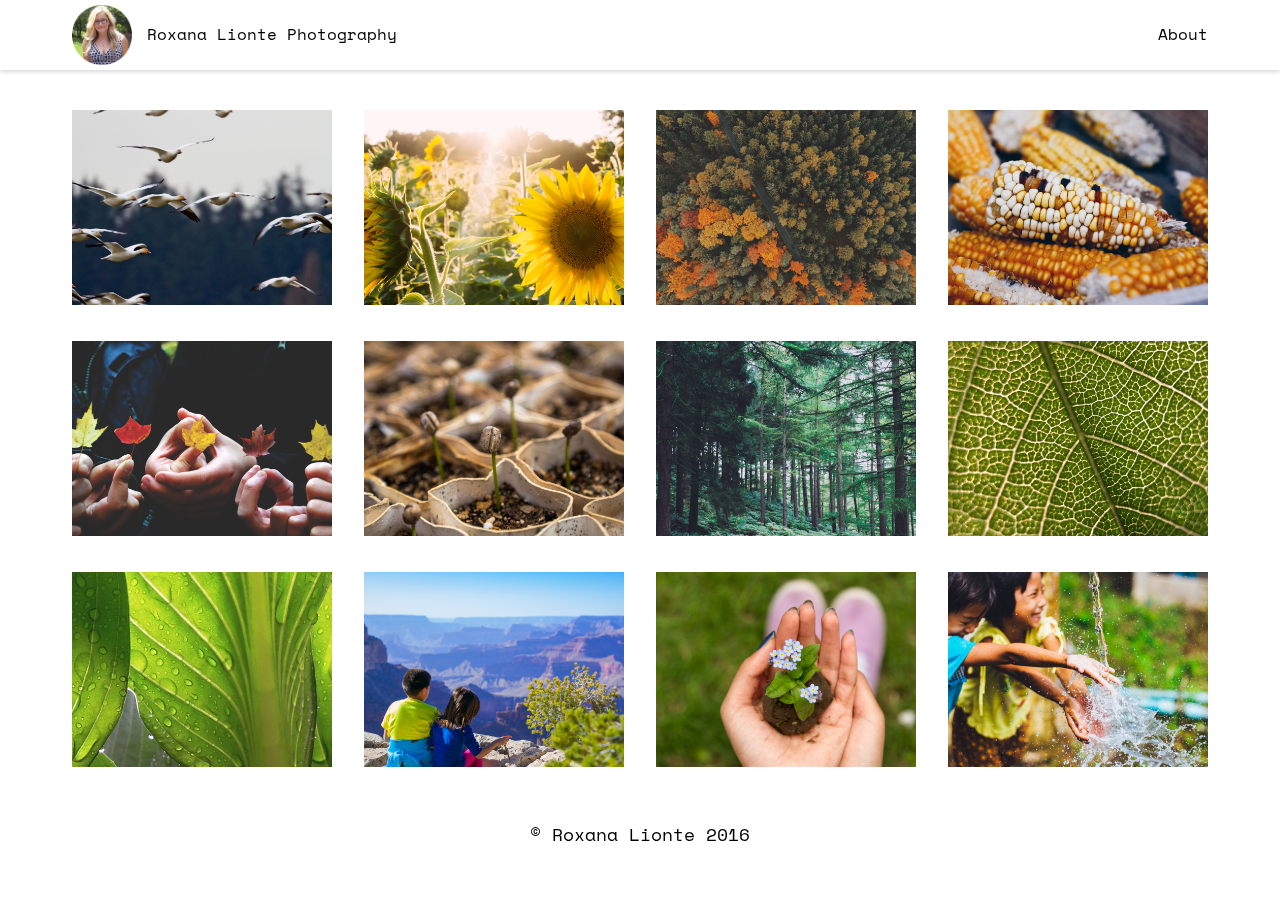
<file: four.html>
<!DOCTYPE html>
<html lang="en">
<head>
<meta charset="utf-8">
	<title>Album 1</title>
	<link rel="stylesheet" type="text/css" href="css/photo.css">
	<link rel="stylesheet" type="text/css" href="css/flexboxgrid.css">
	<link href='https://fonts.googleapis.com/css?family=Work+Sans:400,500,700|Space+Mono:400,700' rel='stylesheet' type='text/css'>
	<link href="http://code.ionicframework.com/ionicons/2.0.1/css/ionicons.min.css" rel="stylesheet" type="text/css">
	<link rel="stylesheet" href="https://cdnjs.cloudflare.com/ajax/libs/animate.css/3.2.0/animate.min.css">
	<link rel="stylesheet" href="css/swipebox.css">
</head>

<body>
<header>
	<!--Begin First Column-->
	<div class="container">

		<div class="row">
			<div class="col-xs-6">
				<div class="logo">
					<img src="img/aboutpic.png"><h1><a href="index.html">Roxana Lionte Photography</a></h1>
				</div>
			</div>
			<div class="col-xs-6">
				<div class="about">
					<a id="aboutmodal" href="#animatedModal">About</a>
				</div>

			</div>
		</div>

  	</div>
<!--// End First Column-->
</header>

<!--Begin Album Row-->
<div class="container">
	<div class="row top mrg--bottom">

	    <div class="col-xs">
	        <div class="box">
				<a href="album/image/album4/photo1.png" class="swipebox" title="Fog">
					<img src="album/image/album4/photo1.png" alt="image">
				</a>
	        </div>
	    </div>

	    <div class="col-xs">
	        <div class="box">
				<a href="album/image/album4/photo2.png" class="swipebox" title="Fog">
					<img src="album/image/album4/photo2.png" alt="image">
				</a>
	        </div>
	    </div>

	    <div class="col-xs">
	        <div class="box">
				<a href="album/image/album4/photo3.png" class="swipebox" title="Fog">
					<img src="album/image/album4/photo3.png" alt="image">
				</a>
	        </div>
	    </div>

	    <div class="col-xs">
	        <div class="box">
				<a href="album/image/album4/photo4.png" class="swipebox" title="Fog">
					<img src="album/image/album4/photo4.png" alt="image">
				</a>
	        </div>
	    </div>	    

	</div>
</div>
<!--// End Album Row-->

<!--Begin Album Row 2-->
<div class="container">
	<div class="row mrg--bottom">

	    <div class="col-xs">
	        <div class="box">
				<a href="album/image/album4/photo5.png" class="swipebox" title="Fog">
					<img src="album/image/album4/photo5.png" alt="image">
				</a>
	        </div>
	    </div>

	    <div class="col-xs">
	        <div class="box">
				<a href="album/image/album4/photo6.png" class="swipebox" title="Fog">
					<img src="album/image/album4/photo6.png" alt="image">
				</a>
	        </div>
	    </div>

	    <div class="col-xs">
	        <div class="box">
				<a href="album/image/album4/photo7.png" class="swipebox" title="Fog">
					<img src="album/image/album4/photo7.png" alt="image">
				</a>
	        </div>
	    </div>

	    <div class="col-xs">
	        <div class="box">
				<a href="album/image/album4/photo8.png" class="swipebox" title="Fog">
					<img src="album/image/album4/photo8.png" alt="image">
				</a>
	        </div>
	    </div>	    

	</div>
</div>
<!--// End Album Row 2-->

<!--Begin Album Row 3-->
<div class="container">
	<div class="row mrg--bottom">

	    <div class="col-xs">
	        <div class="box">
				<a href="album/image/album4/photo9.png" class="swipebox" title="Fog">
					<img src="album/image/album4/photo9.png" alt="image">
				</a>
	        </div>
	    </div>

	    <div class="col-xs">
	        <div class="box">
				<a href="album/image/album4/photo10.png" class="swipebox" title="Fog">
					<img src="album/image/album4/photo10.png" alt="image">
				</a>
	        </div>
	    </div>

	    <div class="col-xs">
	        <div class="box">
				<a href="album/image/album4/photo11.png" class="swipebox" title="Fog">
					<img src="album/image/album4/photo11.png" alt="image">
				</a>
	        </div>
	    </div>

	    <div class="col-xs">
	        <div class="box">
				<a href="album/image/album4/photo12.png" class="swipebox" title="Fog">
					<img src="album/image/album4/photo12.png" alt="image">
				</a>
	        </div>
	    </div>	    

	</div>
</div>
<!--// End Album Row 3-->

<!--Footer-->
	<div class="container">
		<div class="row">
			<div class="col-xs-12">
				<p class="footer">
					&copy; Roxana Lionte 2016
				</p>
			</div>
		</div>
	</div>
<!--// End Footer-->

<!--Animated Modal Content-->
    <div id="animatedModal">
        <div class="close-animatedModal"> 
        	<div class="col-xs-12">
        	<div class="container">
	        	<div class="about">
	       			 <a class="close">
	           			<i class="icon ion-ios-close-empty"></i> Close
	        		 </a>
	        		</div>
	        	</div>
	        </div>
        </div>
        <div class="modal-content">
                
                			<div class="text">
                				<img src="img/aboutpic.png" id="intropic">
	                			<h1 id="introduction">My name is Roxy.</h1>
	                			<p>I've been practicing photography since 2008.</p>
                			</div> 
        </div>
    </div>
<!--//End Animated Modal Content-->

<script src="https://ajax.googleapis.com/ajax/libs/jquery/1.11.1/jquery.min.js"></script>
<script src="js/animatedModal.js"></script>
<script>
  $("#aboutmodal").animatedModal();
</script>

<script src="js/jquery-2.1.0.min.js"></script>
<script src="js/jquery.swipebox.js"></script>
<script type="text/javascript">
	$( document ).ready(function() {

			/* Basic Gallery */
			$( '.swipebox' ).swipebox();
			
			/* Video */
			$( '.swipebox-video' ).swipebox();

			/* Dynamic Gallery */
			$( '#gallery' ).click( function( e ) {
				e.preventDefault();
				$.swipebox( [
					{ href : 'http://swipebox.csag.co/mages/image-1.jpg', title : 'My Caption' },
					{ href : 'http://swipebox.csag.co/images/image-2.jpg', title : 'My Second Caption' }
				] );
			} );

      });
</script>

</body>
</html>
</file>
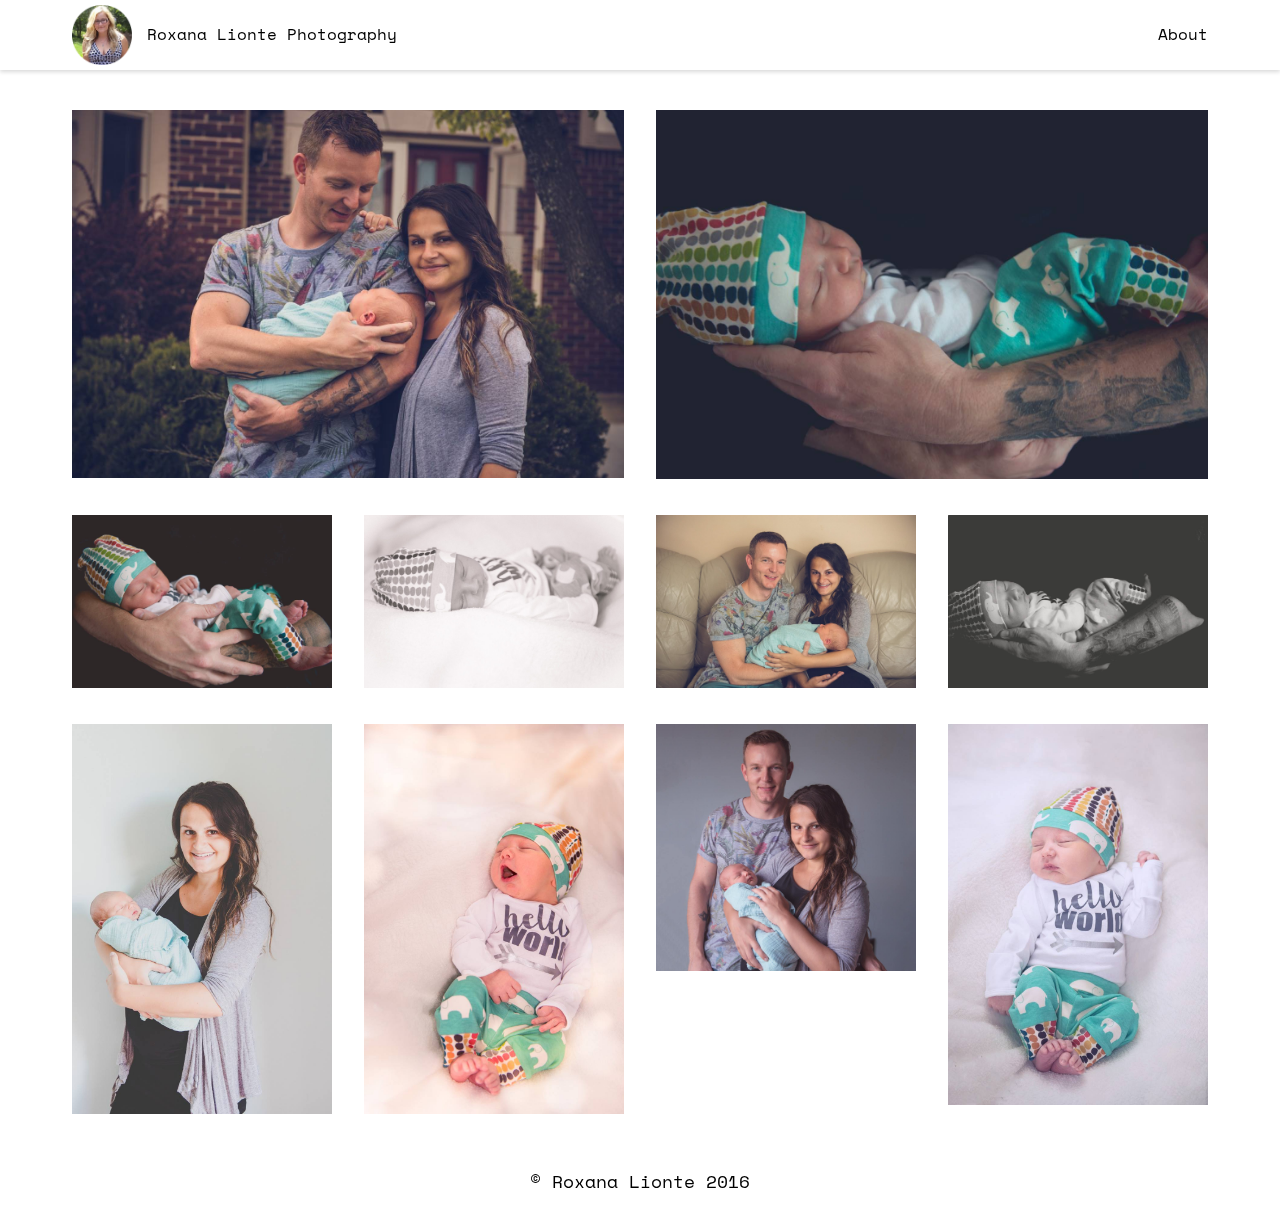
<file: one.html>
<!DOCTYPE html>
<html lang="en">
<head>
<meta charset="utf-8">
	<title>Baby Shoot</title>
	<link rel="stylesheet" type="text/css" href="css/photo.css">
	<link rel="stylesheet" type="text/css" href="css/flexboxgrid.css">
	<link href='https://fonts.googleapis.com/css?family=Work+Sans:400,500,700|Space+Mono:400,700' rel='stylesheet' type='text/css'>
	<link href="http://code.ionicframework.com/ionicons/2.0.1/css/ionicons.min.css" rel="stylesheet" type="text/css">
	<link rel="stylesheet" href="https://cdnjs.cloudflare.com/ajax/libs/animate.css/3.2.0/animate.min.css">
	<link rel="stylesheet" href="css/swipebox.css">
</head>

<body>
<header>
	<!--Begin First Column-->
	<div class="container">

		<div class="row">
			<div class="col-xs-6">
				<div class="logo">
					<img src="img/aboutpic.png"><h1><a href="index.html">Roxana Lionte Photography</a></h1>
				</div>
			</div>
			<div class="col-xs-6">
				<div class="about">
					<a id="aboutmodal" href="#animatedModal">About</a>
				</div>

			</div>
		</div>

  	</div>
<!--// End First Column-->
</header>

<!--Begin Album Row-->
<div class="container">
	<div class="row top mrg--bottom">

	    <div class="col-xs">
	        <div class="box">
				<a href="album/image/album1/babyshoot.jpg" class="swipebox" title="Fog">
					<img src="album/image/album1/babyshoot.jpg" alt="image">
				</a>
	        </div>
	    </div>

	    <div class="col-xs">
	        <div class="box">
				<a href="album/image/album1/babyshoot1.jpg" class="swipebox" title="Fog">
					<img src="album/image/album1/babyshoot1.jpg" alt="image">
				</a>
	        </div>
	    </div>

	</div>
</div>
<!--// End Album Row-->

<!--Begin Album Row 2-->
<div class="container">
	<div class="row mrg--bottom">

	    <div class="col-xs">
	        <div class="box">
				<a href="album/image/album1/babyshoot2.jpg" class="swipebox" title="Fog">
					<img src="album/image/album1/babyshoot2.jpg" alt="image">
				</a>
	        </div>
	    </div>

	    <div class="col-xs">
	        <div class="box">
				<a href="album/image/album1/babyshoot3.jpg" class="swipebox" title="Fog">
					<img src="album/image/album1/babyshoot3.jpg" alt="image">
				</a>
	        </div>
	    </div>	    

	    <div class="col-xs">
	        <div class="box">
				<a href="album/image/album1/babyshoot8.jpg" class="swipebox" title="Fog">
					<img src="album/image/album1/babyshoot8.jpg" alt="image">
				</a>
	        </div>
	    </div>

	    <div class="col-xs">
	        <div class="box">
				<a href="album/image/album1/babyshoot5.jpg" class="swipebox" title="Fog">
					<img src="album/image/album1/babyshoot5.jpg" alt="image">
				</a>
	        </div>
	    </div>	    

	</div>
</div>
<!--// End Album Row 2-->

<!--Begin Album Row 3-->
<div class="container">
	<div class="row mrg--bottom">

	    <div class="col-xs">
	        <div class="box">
				<a href="album/image/album1/babyshoot6.jpg" class="swipebox" title="Fog">
					<img src="album/image/album1/babyshoot6.jpg" alt="image">
				</a>
	        </div>
	    </div>

	    <div class="col-xs">
	        <div class="box">
				<a href="album/image/album1/babyshoot7.jpg" class="swipebox" title="Fog">
					<img src="album/image/album1/babyshoot7.jpg" alt="image">
				</a>
	        </div>
	    </div>
	    
	    <div class="col-xs">
	        <div class="box">
				<a href="album/image/album1/babyshoot4.jpg" class="swipebox" title="Fog">
					<img src="album/image/album1/babyshoot4.jpg" alt="image">
				</a>
	        </div>
	    </div>

	    <div class="col-xs">
	        <div class="box">
				<a href="album/image/album1/babyshoot9.jpg" class="swipebox" title="Fog">
					<img src="album/image/album1/babyshoot9.jpg" alt="image">
				</a>
	        </div>
	    </div>


	</div>
</div>
<!--// End Album Row 3-->

<!--Footer-->
	<div class="container">
		<div class="row">
			<div class="col-xs-12">
				<p class="footer">
					&copy; Roxana Lionte 2016
				</p>
			</div>
		</div>
	</div>
<!--// End Footer-->

<!--Animated Modal Content-->
    <div id="animatedModal">
        <div class="close-animatedModal"> 
        	<div class="col-xs-12">
        	<div class="container">
	        	<div class="about">
	       			 <a class="close">
	           			<i class="icon ion-ios-close-empty"></i> Close
	        		 </a>
	        		</div>
	        	</div>
	        </div>
        </div>
        <div class="modal-content">
                
                			<div class="text">
                				<img src="img/aboutpic.png" id="intropic">
	                			<h1 id="introduction">My name is Roxy.</h1>
	                			<p>I've been practicing photography since 2008.</p>
                			</div> 
        </div>
    </div>
<!--//End Animated Modal Content-->

<script src="https://ajax.googleapis.com/ajax/libs/jquery/1.11.1/jquery.min.js"></script>
<script src="js/animatedModal.js"></script>
<script>
  $("#aboutmodal").animatedModal();
</script>

<script src="js/jquery-2.1.0.min.js"></script>
<script src="js/jquery.swipebox.js"></script>
<script type="text/javascript">
	$( document ).ready(function() {

			/* Basic Gallery */
			$( '.swipebox' ).swipebox();
			
			/* Video */
			$( '.swipebox-video' ).swipebox();

			/* Dynamic Gallery */
			$( '#gallery' ).click( function( e ) {
				e.preventDefault();
				$.swipebox( [
					{ href : 'http://swipebox.csag.co/mages/image-1.jpg', title : 'My Caption' },
					{ href : 'http://swipebox.csag.co/images/image-2.jpg', title : 'My Second Caption' }
				] );
			} );

      });
</script>

</body>
</html>
</file>
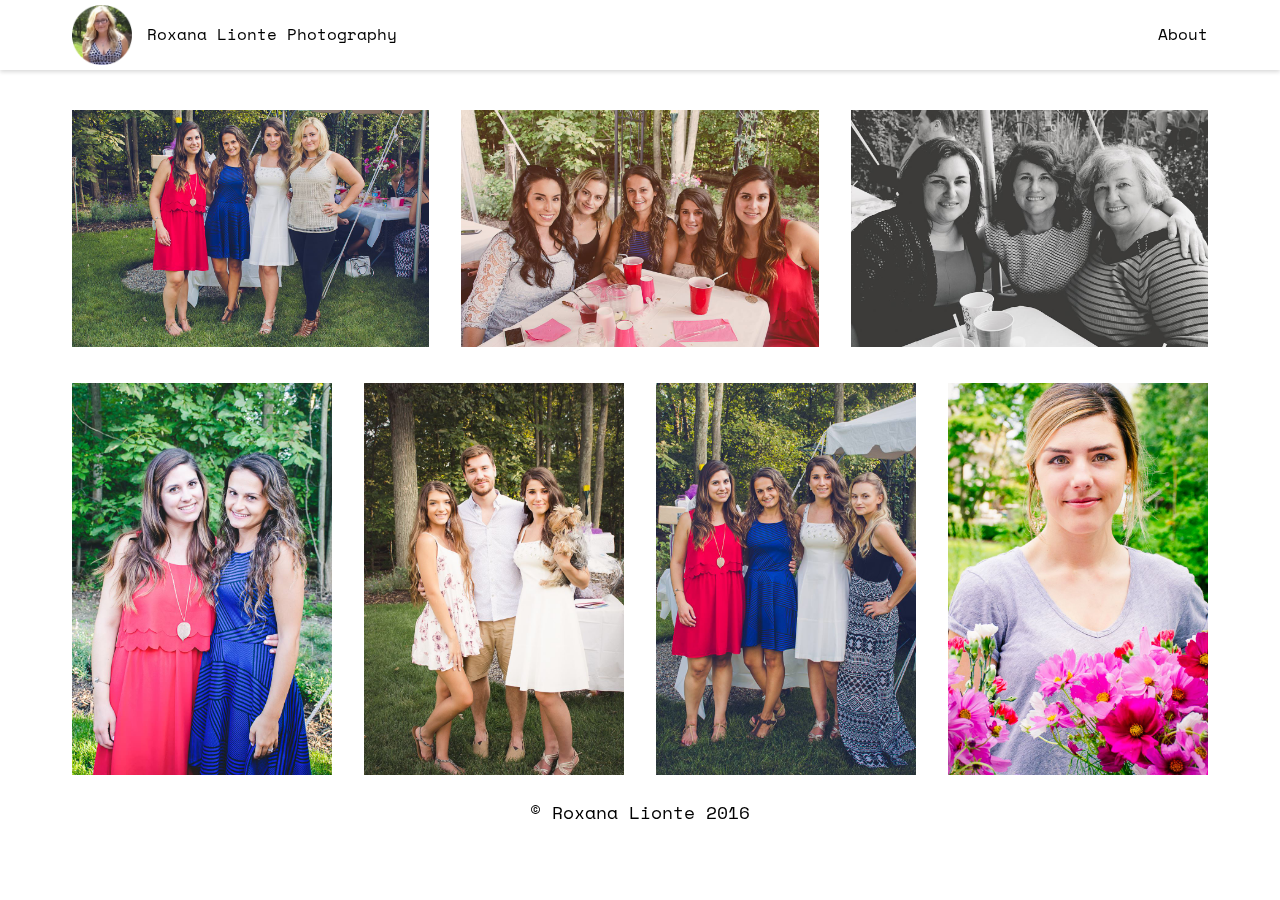
<file: three.html>
<!DOCTYPE html>
<html lang="en">
<head>
<meta charset="utf-8">
	<title>Baby Shoot</title>
	<link rel="stylesheet" type="text/css" href="css/photo.css">
	<link rel="stylesheet" type="text/css" href="css/flexboxgrid.css">
	<link href='https://fonts.googleapis.com/css?family=Work+Sans:400,500,700|Space+Mono:400,700' rel='stylesheet' type='text/css'>
	<link href="http://code.ionicframework.com/ionicons/2.0.1/css/ionicons.min.css" rel="stylesheet" type="text/css">
	<link rel="stylesheet" href="https://cdnjs.cloudflare.com/ajax/libs/animate.css/3.2.0/animate.min.css">
	<link rel="stylesheet" href="css/swipebox.css">
</head>

<body>
<header>
	<!--Begin First Column-->
	<div class="container">

		<div class="row">
			<div class="col-xs-6">
				<div class="logo">
					<img src="img/aboutpic.png"><h1><a href="index.html">Roxana Lionte Photography</a></h1>
				</div>
			</div>
			<div class="col-xs-6">
				<div class="about">
					<a id="aboutmodal" href="#animatedModal">About</a>
				</div>

			</div>
		</div>

  	</div>
<!--// End First Column-->
</header>

<!--Begin Album Row-->
<div class="container">
	<div class="row top mrg--bottom">

	    <div class="col-xs">
	        <div class="box">
				<a href="album/image/album3/bridalshoot.jpg" class="swipebox" title="Fog">
					<img src="album/image/album3/bridalshoot.jpg" alt="image">
				</a>
	        </div>
	    </div>

	    <div class="col-xs">
	        <div class="box">
				<a href="album/image/album3/bridalshoot1.jpg" class="swipebox" title="Fog">
					<img src="album/image/album3/bridalshoot1.jpg" alt="image">
				</a>
	        </div>
	    </div>

		<div class="col-xs">
	        <div class="box">
				<a href="album/image/album3/bridalshoot2.jpg" class="swipebox" title="Fog">
					<img src="album/image/album3/bridalshoot2.jpg" alt="image">
				</a>
	        </div>
	    </div>

	</div>
</div>
<!--// End Album Row-->

<!--Begin Album Row 2-->
<div class="container">
	<div class="row">

	 <div class="col-xs">
	        <div class="box">
				<a href="album/image/album3/bridalshoot3.jpg" class="swipebox" title="Fog">
					<img src="album/image/album3/bridalshoot3.jpg" alt="image">
				</a>
	        </div>
	    </div>

	    <div class="col-xs">
	        <div class="box">
				<a href="album/image/album3/bridalshoot4.jpg" class="swipebox" title="Fog">
					<img src="album/image/album3/bridalshoot4.jpg" alt="image">
				</a>
	        </div>
	    </div>	    

	    <div class="col-xs">
	        <div class="box">
				<a href="album/image/album3/bridalshoot5.jpg" class="swipebox" title="Fog">
					<img src="album/image/album3/bridalshoot5.jpg" alt="image">
				</a>
	        </div>
	    </div>

	    <div class="col-xs">
	        <div class="box">
				<a href="album/image/album3/bridalshoot6.jpg" class="swipebox" title="Fog">
					<img src="album/image/album3/bridalshoot6.jpg" alt="image">
				</a>
	        </div>
	    </div>	    

	</div>
</div>
<!--// End Album Row 2-->


<!--Footer-->
	<div class="container">
		<div class="row">
			<div class="col-xs-12">
				<p class="footer">
					&copy; Roxana Lionte 2016
				</p>
			</div>
		</div>
	</div>
<!--// End Footer-->

<!--Animated Modal Content-->
    <div id="animatedModal">
        <div class="close-animatedModal"> 
        	<div class="col-xs-12">
        	<div class="container">
	        	<div class="about">
	       			 <a class="close">
	           			<i class="icon ion-ios-close-empty"></i> Close
	        		 </a>
	        		</div>
	        	</div>
	        </div>
        </div>
        <div class="modal-content">
                
                			<div class="text">
                				<img src="img/aboutpic.png" id="intropic">
	                			<h1 id="introduction">My name is Roxy.</h1>
	                			<p>I've been practicing photography since 2008.</p>
                			</div> 
        </div>
    </div>
<!--//End Animated Modal Content-->

<script src="https://ajax.googleapis.com/ajax/libs/jquery/1.11.1/jquery.min.js"></script>
<script src="js/animatedModal.js"></script>
<script>
  $("#aboutmodal").animatedModal();
</script>

<script src="js/jquery-2.1.0.min.js"></script>
<script src="js/jquery.swipebox.js"></script>
<script type="text/javascript">
	$( document ).ready(function() {

			/* Basic Gallery */
			$( '.swipebox' ).swipebox();
			
			/* Video */
			$( '.swipebox-video' ).swipebox();

			/* Dynamic Gallery */
			$( '#gallery' ).click( function( e ) {
				e.preventDefault();
				$.swipebox( [
					{ href : 'http://swipebox.csag.co/mages/image-1.jpg', title : 'My Caption' },
					{ href : 'http://swipebox.csag.co/images/image-2.jpg', title : 'My Second Caption' }
				] );
			} );

      });
</script>

</body>
</html>
</file>
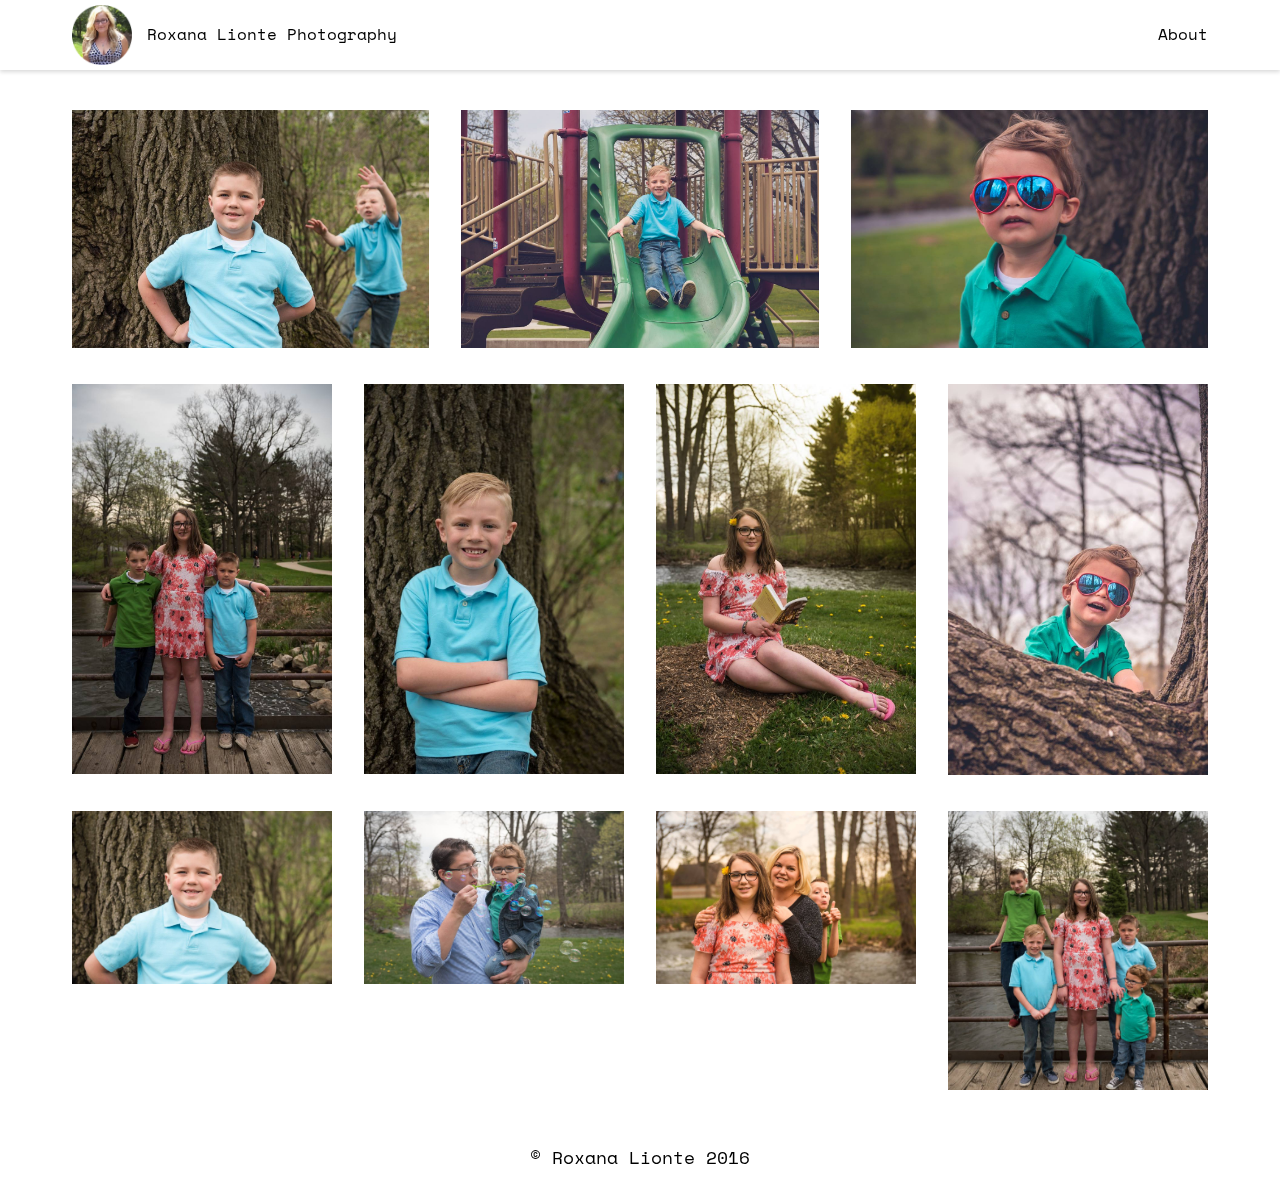
<file: two.html>
<!DOCTYPE html>
<html lang="en">
<head>
<meta charset="utf-8">
	<title>Baby Shoot</title>
	<link rel="stylesheet" type="text/css" href="css/photo.css">
	<link rel="stylesheet" type="text/css" href="css/flexboxgrid.css">
	<link href='https://fonts.googleapis.com/css?family=Work+Sans:400,500,700|Space+Mono:400,700' rel='stylesheet' type='text/css'>
	<link href="http://code.ionicframework.com/ionicons/2.0.1/css/ionicons.min.css" rel="stylesheet" type="text/css">
	<link rel="stylesheet" href="https://cdnjs.cloudflare.com/ajax/libs/animate.css/3.2.0/animate.min.css">
	<link rel="stylesheet" href="css/swipebox.css">
</head>

<body>
<header>
	<!--Begin First Column-->
	<div class="container">

		<div class="row">
			<div class="col-xs-6">
				<div class="logo">
					<img src="img/aboutpic.png"><h1><a href="index.html">Roxana Lionte Photography</a></h1>
				</div>
			</div>
			<div class="col-xs-6">
				<div class="about">
					<a id="aboutmodal" href="#animatedModal">About</a>
				</div>

			</div>
		</div>

  	</div>
<!--// End First Column-->
</header>

<!--Begin Album Row-->
<div class="container">
	<div class="row top mrg--bottom">

	    <div class="col-xs">
	        <div class="box">
				<a href="album/image/album2/familyshoot1.jpg" class="swipebox" title="Fog">
					<img src="album/image/album2/familyshoot1.jpg" alt="image">
				</a>
	        </div>
	    </div>

	    <div class="col-xs">
	        <div class="box">
				<a href="album/image/album2/familyshoot10.jpg" class="swipebox" title="Fog">
					<img src="album/image/album2/familyshoot10.jpg" alt="image">
				</a>
	        </div>
	    </div>

	    <div class="col-xs">
	        <div class="box">
				<a href="album/image/album2/familyshoot2.jpg" class="swipebox" title="Fog">
					<img src="album/image/album2/familyshoot2.jpg" alt="image">
				</a>
	        </div>
	    </div>

	</div>
</div>
<!--// End Album Row-->

<!--Begin Album Row 2-->
<div class="container">
	<div class="row mrg--bottom">

	 <div class="col-xs">
	        <div class="box">
				<a href="album/image/album2/familyshoot3.jpg" class="swipebox" title="Fog">
					<img src="album/image/album2/familyshoot3.jpg" alt="image">
				</a>
	        </div>
	    </div>	    

	    <div class="col-xs">
	        <div class="box">
				<a href="album/image/album2/familyshoot4.jpg" class="swipebox" title="Fog">
					<img src="album/image/album2/familyshoot4.jpg" alt="image">
				</a>
	        </div>
	    </div>

	     <div class="col-xs">
	        <div class="box">
				<a href="album/image/album2/familyshoot.jpg" class="swipebox" title="Fog">
					<img src="album/image/album2/familyshoot.jpg" alt="image">
				</a>
	        </div>
	    </div>
	    
	    <div class="col-xs">
	        <div class="box">
				<a href="album/image/album2/familyshoot8.jpg" class="swipebox" title="Fog">
					<img src="album/image/album2/familyshoot8.jpg" alt="image">
				</a>
	        </div>
	    </div>

	 

	</div>
</div>
<!--// End Album Row 2-->

<!-- Begin Album Row 3 -->

<div class="container">
	<div class="row mrg--bottom">


	<div class="col-xs">
	        <div class="box">
				<a href="album/image/album2/familyshoot7.jpg" class="swipebox" title="Fog">
					<img src="album/image/album2/familyshoot7.jpg" alt="image">
				</a>
	        </div>
	    </div>

 	 <div class="col-xs">
	        <div class="box">
				<a href="album/image/album2/familyshoot5.jpg" class="swipebox" title="Fog">
					<img src="album/image/album2/familyshoot5.jpg" alt="image">
				</a>
	        </div>
	    </div>

	    <div class="col-xs">
	        <div class="box">
				<a href="album/image/album2/familyshoot6.jpg" class="swipebox" title="Fog">
					<img src="album/image/album2/familyshoot6.jpg" alt="image">
				</a>
	        </div>
	    </div>  


	    <div class="col-xs">
	        <div class="box">
				<a href="album/image/album2/familyshoot9.jpg" class="swipebox" title="Fog">
					<img src="album/image/album2/familyshoot9.jpg" alt="image">
				</a>
	        </div>
	    </div>	 

	</div>
</div>

<!-- End Album Row 3 -->

<!--Footer-->
	<div class="container">
		<div class="row">
			<div class="col-xs-12">
				<p class="footer">
					&copy; Roxana Lionte 2016
				</p>
			</div>
		</div>
	</div>
<!--// End Footer-->

<!--Animated Modal Content-->
    <div id="animatedModal">
        <div class="close-animatedModal"> 
        	<div class="col-xs-12">
        	<div class="container">
	        	<div class="about">
	       			 <a class="close">
	           			<i class="icon ion-ios-close-empty"></i> Close
	        		 </a>
	        		</div>
	        	</div>
	        </div>
        </div>
        <div class="modal-content">
                
                			<div class="text">
                				<img src="img/aboutpic.png" id="intropic">
	                			<h1 id="introduction">My name is Roxy.</h1>
	                			<p>I've been practicing photography since 2008.</p>
                			</div> 
        </div>
    </div>
<!--//End Animated Modal Content-->

<script src="https://ajax.googleapis.com/ajax/libs/jquery/1.11.1/jquery.min.js"></script>
<script src="js/animatedModal.js"></script>
<script>
  $("#aboutmodal").animatedModal();
</script>

<script src="js/jquery-2.1.0.min.js"></script>
<script src="js/jquery.swipebox.js"></script>
<script type="text/javascript">
	$( document ).ready(function() {

			/* Basic Gallery */
			$( '.swipebox' ).swipebox();
			
			/* Video */
			$( '.swipebox-video' ).swipebox();

			/* Dynamic Gallery */
			$( '#gallery' ).click( function( e ) {
				e.preventDefault();
				$.swipebox( [
					{ href : 'http://swipebox.csag.co/mages/image-1.jpg', title : 'My Caption' },
					{ href : 'http://swipebox.csag.co/images/image-2.jpg', title : 'My Second Caption' }
				] );
			} );

      });
</script>

</body>
</html>
</file>
<file: css/photo.css>
body {
	font-family: 'Space Mono', monospace;
	margin: 0;
}

header {
	height: 70px;
	position: fixed;
	background: #fff;
	width: 100%;
	z-index: 1;
	box-shadow: 0px 2px 4px 0px rgba(0,0,0,0.15);
	top: 0;
}

img {
	width: 100%;
}

h1 {
	font-family: 'Work Sans', sans-serif;
	font-size: 42px;
	font-weight: 700;
	color: #fff;
}

h1 a {
	position: relative;
    color: #fff;
    text-decoration: none;
    z-index: 0;
}

.logo h1 a {
	color: #000;
}



/*CLASS*/

.text a:hover {
	text-decoration: underline;
}

.container {
	max-width: 1170px;
	margin: auto;
}

.about {
	position: relative;
}

.logo img {
	height: 60px;
	width: 60px;
	margin-top: 5px;
}

.logo {
	position: relative;
}


.about a {
	color: #000;
	text-decoration: none;
	position: absolute;
	top: 22px;
	right: 0;
}

.about a:hover {
	text-decoration: underline;
}

.logo h1 {
	font-family: 'Space Mono', monospace;
	color: #000;
	font-size: 16px;
	font-weight: 400;
	position: absolute;
	display: inline;
    top: 11px;
    margin-left: 20px;
    left: 55px;
}

.photo__large {
	height: 500px;
    background-image:linear-gradient(-180deg, rgba(0,0,0,0.00) 31%, rgba(0,0,0,0.50) 100%), url('../album/image/album1/babyshoot1.jpg');
    background-size: cover;
    border-radius: 5px;
    position: relative;
}

.top {
	margin-top: 110px;
}

.top1 {
	margin-bottom: 110px;
}

.mrg--bottom {
	margin-bottom: 30px;
}

.top-margin {
	height: 110px;
}

.photo__large .text {
	position: absolute;
	bottom: 30px;
	left: 30px;
}

.photo__large h1 {
	margin: 0;
}

.photo__large p {
	margin: 0;
	font-weight: 700;
	color: #fff;
	opacity: 0.7;
	text-align: left;
}

.photo__mdm {
	/*background-image:linear-gradient(-180deg, rgba(0,0,0,0.00) 31%, rgba(0,0,0,0.50) 100%), url('../album/image/album2/familyshoot9.jpg');*/
	background-size: cover;
	height: 260px;
	margin: 20px 0;
	border-radius: 5px;
	position: relative;
}

.p2 {
	background-image:linear-gradient(-180deg, rgba(0,0,0,0.00) 31%, rgba(0,0,0,0.50) 100%), url('../album/image/album2/familyshoot9.jpg');
}

.photo__mdm .text {
	position: absolute;
	bottom: 30px;
	left: 30px;
}

.text h1 {
	text-align: left;
}

.photo__mdm h1 {
	font-size: 21px;
	margin: 0;
}

.photo__mdm p {
	margin: 0;
	font-weight: 700;
	color: #fff;
	opacity: 0.7;
	text-align: left;
}

.footer {
	text-align: center;
	font-size: 18px;
}

.text {
	text-align: center;

}


/*ID'S*/

#animatedModal {
	background-color: #fff!important;
}

#introduction {
	text-align: center;
	font-size: 20px;
	color: #000;
	font-weight: 400;
}

#intropic {
	margin-top: 100px;
	width: 120px;
}
</file>
<file: css/flexboxgrid.css>
.container-fluid {
  margin-right: auto;
  margin-left: auto;
  padding-right: 2rem;
  padding-left: 2rem;
}

.row {
  box-sizing: border-box;
  display: -ms-flexbox;
  display: -webkit-box;
  display: flex;
  -ms-flex: 0 1 auto;
  -webkit-box-flex: 0;
  flex: 0 1 auto;
  -ms-flex-direction: row;
  -webkit-box-orient: horizontal;
  -webkit-box-direction: normal;
  flex-direction: row;
  -ms-flex-wrap: wrap;
  flex-wrap: wrap;
  margin-right: -1rem;
  margin-left: -1rem;
}

.row.reverse {
  -ms-flex-direction: row-reverse;
  -webkit-box-orient: horizontal;
  -webkit-box-direction: reverse;
  flex-direction: row-reverse;
}

.col.reverse {
  -ms-flex-direction: column-reverse;
  -webkit-box-orient: vertical;
  -webkit-box-direction: reverse;
  flex-direction: column-reverse;
}

.col-xs,
.col-xs-1,
.col-xs-2,
.col-xs-3,
.col-xs-4,
.col-xs-5,
.col-xs-6,
.col-xs-7,
.col-xs-8,
.col-xs-9,
.col-xs-10,
.col-xs-11,
.col-xs-12 {
  box-sizing: border-box;
  -ms-flex: 0 0 auto;
  -webkit-box-flex: 0;
  flex: 0 0 auto;
  padding-right: 1rem;
  padding-left: 1rem;
}

.col-xs {
  -webkit-flex-grow: 1;
  -ms-flex-positive: 1;
  -webkit-box-flex: 1;
  flex-grow: 1;
  -ms-flex-preferred-size: 0;
  flex-basis: 0;
  max-width: 100%;
}

.col-xs-1 {
  -ms-flex-preferred-size: 8.333%;
  flex-basis: 8.333%;
  max-width: 8.333%;
}

.col-xs-2 {
  -ms-flex-preferred-size: 16.667%;
  flex-basis: 16.667%;
  max-width: 16.667%;
}

.col-xs-3 {
  -ms-flex-preferred-size: 25%;
  flex-basis: 25%;
  max-width: 25%;
}

.col-xs-4 {
  -ms-flex-preferred-size: 33.333%;
  flex-basis: 33.333%;
  max-width: 33.333%;
}

.col-xs-5 {
  -ms-flex-preferred-size: 41.667%;
  flex-basis: 41.667%;
  max-width: 41.667%;
}

.col-xs-6 {
  -ms-flex-preferred-size: 50%;
  flex-basis: 50%;
  max-width: 50%;
}

.col-xs-7 {
  -ms-flex-preferred-size: 58.333%;
  flex-basis: 58.333%;
  max-width: 58.333%;
}

.col-xs-8 {
  -ms-flex-preferred-size: 66.667%;
  flex-basis: 66.667%;
  max-width: 66.667%;
}

.col-xs-9 {
  -ms-flex-preferred-size: 75%;
  flex-basis: 75%;
  max-width: 75%;
}

.col-xs-10 {
  -ms-flex-preferred-size: 83.333%;
  flex-basis: 83.333%;
  max-width: 83.333%;
}

.col-xs-11 {
  -ms-flex-preferred-size: 91.667%;
  flex-basis: 91.667%;
  max-width: 91.667%;
}

.col-xs-12 {
  -ms-flex-preferred-size: 100%;
  flex-basis: 100%;
  max-width: 100%;
}

.col-xs-offset-1 {
  margin-left: 8.333%;
}

.col-xs-offset-2 {
  margin-left: 16.667%;
}

.col-xs-offset-3 {
  margin-left: 25%;
}

.col-xs-offset-4 {
  margin-left: 33.333%;
}

.col-xs-offset-5 {
  margin-left: 41.667%;
}

.col-xs-offset-6 {
  margin-left: 50%;
}

.col-xs-offset-7 {
  margin-left: 58.333%;
}

.col-xs-offset-8 {
  margin-left: 66.667%;
}

.col-xs-offset-9 {
  margin-left: 75%;
}

.col-xs-offset-10 {
  margin-left: 83.333%;
}

.col-xs-offset-11 {
  margin-left: 91.667%;
}

.start-xs {
  -ms-flex-pack: start;
  -webkit-box-pack: start;
  justify-content: flex-start;
  text-align: start;
}

.center-xs {
  -ms-flex-pack: center;
  -webkit-box-pack: center;
  justify-content: center;
  text-align: center;
}

.end-xs {
  -ms-flex-pack: end;
  -webkit-box-pack: end;
  justify-content: flex-end;
  text-align: end;
}

.top-xs {
  -ms-flex-align: start;
  -webkit-box-align: start;
  align-items: flex-start;
}

.middle-xs {
  -ms-flex-align: center;
  -webkit-box-align: center;
  align-items: center;
}

.bottom-xs {
  -ms-flex-align: end;
  -webkit-box-align: end;
  align-items: flex-end;
}

.around-xs {
  -ms-flex-pack: distribute;
  justify-content: space-around;
}

.between-xs {
  -ms-flex-pack: justify;
  -webkit-box-pack: justify;
  justify-content: space-between;
}

.first-xs {
  -ms-flex-order: -1;
  -webkit-box-ordinal-group: 0;
  order: -1;
}

.last-xs {
  -ms-flex-order: 1;
  -webkit-box-ordinal-group: 2;
  order: 1;
}

@media only screen and (min-width: 48em) {
  .container {
    width: 46rem;
  }

  .col-sm,
  .col-sm-1,
  .col-sm-2,
  .col-sm-3,
  .col-sm-4,
  .col-sm-5,
  .col-sm-6,
  .col-sm-7,
  .col-sm-8,
  .col-sm-9,
  .col-sm-10,
  .col-sm-11,
  .col-sm-12 {
    box-sizing: border-box;
    -ms-flex: 0 0 auto;
    -webkit-box-flex: 0;
    flex: 0 0 auto;
    padding-right: 1rem;
    padding-left: 1rem;
  }

  .col-sm {
    -webkit-flex-grow: 1;
    -ms-flex-positive: 1;
    -webkit-box-flex: 1;
    flex-grow: 1;
    -ms-flex-preferred-size: 0;
    flex-basis: 0;
    max-width: 100%;
  }

  .col-sm-1 {
    -ms-flex-preferred-size: 8.333%;
    flex-basis: 8.333%;
    max-width: 8.333%;
  }

  .col-sm-2 {
    -ms-flex-preferred-size: 16.667%;
    flex-basis: 16.667%;
    max-width: 16.667%;
  }

  .col-sm-3 {
    -ms-flex-preferred-size: 25%;
    flex-basis: 25%;
    max-width: 25%;
  }

  .col-sm-4 {
    -ms-flex-preferred-size: 33.333%;
    flex-basis: 33.333%;
    max-width: 33.333%;
  }

  .col-sm-5 {
    -ms-flex-preferred-size: 41.667%;
    flex-basis: 41.667%;
    max-width: 41.667%;
  }

  .col-sm-6 {
    -ms-flex-preferred-size: 50%;
    flex-basis: 50%;
    max-width: 50%;
  }

  .col-sm-7 {
    -ms-flex-preferred-size: 58.333%;
    flex-basis: 58.333%;
    max-width: 58.333%;
  }

  .col-sm-8 {
    -ms-flex-preferred-size: 66.667%;
    flex-basis: 66.667%;
    max-width: 66.667%;
  }

  .col-sm-9 {
    -ms-flex-preferred-size: 75%;
    flex-basis: 75%;
    max-width: 75%;
  }

  .col-sm-10 {
    -ms-flex-preferred-size: 83.333%;
    flex-basis: 83.333%;
    max-width: 83.333%;
  }

  .col-sm-11 {
    -ms-flex-preferred-size: 91.667%;
    flex-basis: 91.667%;
    max-width: 91.667%;
  }

  .col-sm-12 {
    -ms-flex-preferred-size: 100%;
    flex-basis: 100%;
    max-width: 100%;
  }

  .col-sm-offset-1 {
    margin-left: 8.333%;
  }

  .col-sm-offset-2 {
    margin-left: 16.667%;
  }

  .col-sm-offset-3 {
    margin-left: 25%;
  }

  .col-sm-offset-4 {
    margin-left: 33.333%;
  }

  .col-sm-offset-5 {
    margin-left: 41.667%;
  }

  .col-sm-offset-6 {
    margin-left: 50%;
  }

  .col-sm-offset-7 {
    margin-left: 58.333%;
  }

  .col-sm-offset-8 {
    margin-left: 66.667%;
  }

  .col-sm-offset-9 {
    margin-left: 75%;
  }

  .col-sm-offset-10 {
    margin-left: 83.333%;
  }

  .col-sm-offset-11 {
    margin-left: 91.667%;
  }

  .start-sm {
    -ms-flex-pack: start;
    -webkit-box-pack: start;
    justify-content: flex-start;
    text-align: start;
  }

  .center-sm {
    -ms-flex-pack: center;
    -webkit-box-pack: center;
    justify-content: center;
    text-align: center;
  }

  .end-sm {
    -ms-flex-pack: end;
    -webkit-box-pack: end;
    justify-content: flex-end;
    text-align: end;
  }

  .top-sm {
    -ms-flex-align: start;
    -webkit-box-align: start;
    align-items: flex-start;
  }

  .middle-sm {
    -ms-flex-align: center;
    -webkit-box-align: center;
    align-items: center;
  }

  .bottom-sm {
    -ms-flex-align: end;
    -webkit-box-align: end;
    align-items: flex-end;
  }

  .around-sm {
    -ms-flex-pack: distribute;
    justify-content: space-around;
  }

  .between-sm {
    -ms-flex-pack: justify;
    -webkit-box-pack: justify;
    justify-content: space-between;
  }

  .first-sm {
    -ms-flex-order: -1;
    -webkit-box-ordinal-group: 0;
    order: -1;
  }

  .last-sm {
    -ms-flex-order: 1;
    -webkit-box-ordinal-group: 2;
    order: 1;
  }
}

@media only screen and (min-width: 62em) {
  .container {
    width: 61rem;
  }

  .col-md,
  .col-md-1,
  .col-md-2,
  .col-md-3,
  .col-md-4,
  .col-md-5,
  .col-md-6,
  .col-md-7,
  .col-md-8,
  .col-md-9,
  .col-md-10,
  .col-md-11,
  .col-md-12 {
    box-sizing: border-box;
    -ms-flex: 0 0 auto;
    -webkit-box-flex: 0;
    flex: 0 0 auto;
    padding-right: 1rem;
    padding-left: 1rem;
  }

  .col-md {
    -webkit-flex-grow: 1;
    -ms-flex-positive: 1;
    -webkit-box-flex: 1;
    flex-grow: 1;
    -ms-flex-preferred-size: 0;
    flex-basis: 0;
    max-width: 100%;
  }

  .col-md-1 {
    -ms-flex-preferred-size: 8.333%;
    flex-basis: 8.333%;
    max-width: 8.333%;
  }

  .col-md-2 {
    -ms-flex-preferred-size: 16.667%;
    flex-basis: 16.667%;
    max-width: 16.667%;
  }

  .col-md-3 {
    -ms-flex-preferred-size: 25%;
    flex-basis: 25%;
    max-width: 25%;
  }

  .col-md-4 {
    -ms-flex-preferred-size: 33.333%;
    flex-basis: 33.333%;
    max-width: 33.333%;
  }

  .col-md-5 {
    -ms-flex-preferred-size: 41.667%;
    flex-basis: 41.667%;
    max-width: 41.667%;
  }

  .col-md-6 {
    -ms-flex-preferred-size: 50%;
    flex-basis: 50%;
    max-width: 50%;
  }

  .col-md-7 {
    -ms-flex-preferred-size: 58.333%;
    flex-basis: 58.333%;
    max-width: 58.333%;
  }

  .col-md-8 {
    -ms-flex-preferred-size: 66.667%;
    flex-basis: 66.667%;
    max-width: 66.667%;
  }

  .col-md-9 {
    -ms-flex-preferred-size: 75%;
    flex-basis: 75%;
    max-width: 75%;
  }

  .col-md-10 {
    -ms-flex-preferred-size: 83.333%;
    flex-basis: 83.333%;
    max-width: 83.333%;
  }

  .col-md-11 {
    -ms-flex-preferred-size: 91.667%;
    flex-basis: 91.667%;
    max-width: 91.667%;
  }

  .col-md-12 {
    -ms-flex-preferred-size: 100%;
    flex-basis: 100%;
    max-width: 100%;
  }

  .col-md-offset-1 {
    margin-left: 8.333%;
  }

  .col-md-offset-2 {
    margin-left: 16.667%;
  }

  .col-md-offset-3 {
    margin-left: 25%;
  }

  .col-md-offset-4 {
    margin-left: 33.333%;
  }

  .col-md-offset-5 {
    margin-left: 41.667%;
  }

  .col-md-offset-6 {
    margin-left: 50%;
  }

  .col-md-offset-7 {
    margin-left: 58.333%;
  }

  .col-md-offset-8 {
    margin-left: 66.667%;
  }

  .col-md-offset-9 {
    margin-left: 75%;
  }

  .col-md-offset-10 {
    margin-left: 83.333%;
  }

  .col-md-offset-11 {
    margin-left: 91.667%;
  }

  .start-md {
    -ms-flex-pack: start;
    -webkit-box-pack: start;
    justify-content: flex-start;
    text-align: start;
  }

  .center-md {
    -ms-flex-pack: center;
    -webkit-box-pack: center;
    justify-content: center;
    text-align: center;
  }

  .end-md {
    -ms-flex-pack: end;
    -webkit-box-pack: end;
    justify-content: flex-end;
    text-align: end;
  }

  .top-md {
    -ms-flex-align: start;
    -webkit-box-align: start;
    align-items: flex-start;
  }

  .middle-md {
    -ms-flex-align: center;
    -webkit-box-align: center;
    align-items: center;
  }

  .bottom-md {
    -ms-flex-align: end;
    -webkit-box-align: end;
    align-items: flex-end;
  }

  .around-md {
    -ms-flex-pack: distribute;
    justify-content: space-around;
  }

  .between-md {
    -ms-flex-pack: justify;
    -webkit-box-pack: justify;
    justify-content: space-between;
  }

  .first-md {
    -ms-flex-order: -1;
    -webkit-box-ordinal-group: 0;
    order: -1;
  }

  .last-md {
    -ms-flex-order: 1;
    -webkit-box-ordinal-group: 2;
    order: 1;
  }
}

@media only screen and (min-width: 75em) {
  .container {
    width: 71rem;
  }

  .col-lg,
  .col-lg-1,
  .col-lg-2,
  .col-lg-3,
  .col-lg-4,
  .col-lg-5,
  .col-lg-6,
  .col-lg-7,
  .col-lg-8,
  .col-lg-9,
  .col-lg-10,
  .col-lg-11,
  .col-lg-12 {
    box-sizing: border-box;
    -ms-flex: 0 0 auto;
    -webkit-box-flex: 0;
    flex: 0 0 auto;
    padding-right: 1rem;
    padding-left: 1rem;
  }

  .col-lg {
    -webkit-flex-grow: 1;
    -ms-flex-positive: 1;
    -webkit-box-flex: 1;
    flex-grow: 1;
    -ms-flex-preferred-size: 0;
    flex-basis: 0;
    max-width: 100%;
  }

  .col-lg-1 {
    -ms-flex-preferred-size: 8.333%;
    flex-basis: 8.333%;
    max-width: 8.333%;
  }

  .col-lg-2 {
    -ms-flex-preferred-size: 16.667%;
    flex-basis: 16.667%;
    max-width: 16.667%;
  }

  .col-lg-3 {
    -ms-flex-preferred-size: 25%;
    flex-basis: 25%;
    max-width: 25%;
  }

  .col-lg-4 {
    -ms-flex-preferred-size: 33.333%;
    flex-basis: 33.333%;
    max-width: 33.333%;
  }

  .col-lg-5 {
    -ms-flex-preferred-size: 41.667%;
    flex-basis: 41.667%;
    max-width: 41.667%;
  }

  .col-lg-6 {
    -ms-flex-preferred-size: 50%;
    flex-basis: 50%;
    max-width: 50%;
  }

  .col-lg-7 {
    -ms-flex-preferred-size: 58.333%;
    flex-basis: 58.333%;
    max-width: 58.333%;
  }

  .col-lg-8 {
    -ms-flex-preferred-size: 66.667%;
    flex-basis: 66.667%;
    max-width: 66.667%;
  }

  .col-lg-9 {
    -ms-flex-preferred-size: 75%;
    flex-basis: 75%;
    max-width: 75%;
  }

  .col-lg-10 {
    -ms-flex-preferred-size: 83.333%;
    flex-basis: 83.333%;
    max-width: 83.333%;
  }

  .col-lg-11 {
    -ms-flex-preferred-size: 91.667%;
    flex-basis: 91.667%;
    max-width: 91.667%;
  }

  .col-lg-12 {
    -ms-flex-preferred-size: 100%;
    flex-basis: 100%;
    max-width: 100%;
  }

  .col-lg-offset-1 {
    margin-left: 8.333%;
  }

  .col-lg-offset-2 {
    margin-left: 16.667%;
  }

  .col-lg-offset-3 {
    margin-left: 25%;
  }

  .col-lg-offset-4 {
    margin-left: 33.333%;
  }

  .col-lg-offset-5 {
    margin-left: 41.667%;
  }

  .col-lg-offset-6 {
    margin-left: 50%;
  }

  .col-lg-offset-7 {
    margin-left: 58.333%;
  }

  .col-lg-offset-8 {
    margin-left: 66.667%;
  }

  .col-lg-offset-9 {
    margin-left: 75%;
  }

  .col-lg-offset-10 {
    margin-left: 83.333%;
  }

  .col-lg-offset-11 {
    margin-left: 91.667%;
  }

  .start-lg {
    -ms-flex-pack: start;
    -webkit-box-pack: start;
    justify-content: flex-start;
    text-align: start;
  }

  .center-lg {
    -ms-flex-pack: center;
    -webkit-box-pack: center;
    justify-content: center;
    text-align: center;
  }

  .end-lg {
    -ms-flex-pack: end;
    -webkit-box-pack: end;
    justify-content: flex-end;
    text-align: end;
  }

  .top-lg {
    -ms-flex-align: start;
    -webkit-box-align: start;
    align-items: flex-start;
  }

  .middle-lg {
    -ms-flex-align: center;
    -webkit-box-align: center;
    align-items: center;
  }

  .bottom-lg {
    -ms-flex-align: end;
    -webkit-box-align: end;
    align-items: flex-end;
  }

  .around-lg {
    -ms-flex-pack: distribute;
    justify-content: space-around;
  }

  .between-lg {
    -ms-flex-pack: justify;
    -webkit-box-pack: justify;
    justify-content: space-between;
  }

  .first-lg {
    -ms-flex-order: -1;
    -webkit-box-ordinal-group: 0;
    order: -1;
  }

  .last-lg {
    -ms-flex-order: 1;
    -webkit-box-ordinal-group: 2;
    order: 1;
  }
}
</file>
<file: css/swipebox.css>
/*! Swipebox v1.3.0 | Constantin Saguin csag.co | MIT License | github.com/brutaldesign/swipebox */
html.swipebox-html.swipebox-touch {
  overflow: hidden !important;
}

#swipebox-overlay img {
  border: none !important;
}

#swipebox-overlay {
  width: 100%;
  height: 100%;
  position: fixed;
  top: 0;
  left: 0;
  z-index: 99999 !important;
  overflow: hidden;
  -webkit-user-select: none;
     -moz-user-select: none;
      -ms-user-select: none;
          user-select: none;
}

#swipebox-container {
  position: relative;
  width: 100%;
  height: 100%;
}

#swipebox-slider {
  -webkit-transition: -webkit-transform 0.4s ease;
          transition: transform 0.4s ease;
  height: 100%;
  left: 0;
  top: 0;
  width: 100%;
  white-space: nowrap;
  position: absolute;
  display: none;
  cursor: pointer;
}
#swipebox-slider .slide {
  height: 100%;
  width: 100%;
  line-height: 1px;
  text-align: center;
  display: inline-block;
}
#swipebox-slider .slide:before {
  content: "";
  display: inline-block;
  height: 50%;
  width: 1px;
  margin-right: -1px;
}
#swipebox-slider .slide img,
#swipebox-slider .slide .swipebox-video-container,
#swipebox-slider .slide .swipebox-inline-container {
  display: inline-block;
  max-height: 100%;
  max-width: 100%;
  margin: 0;
  padding: 0;
  width: auto;
  height: auto;
  vertical-align: middle;
}
#swipebox-slider .slide .swipebox-video-container {
  background: none;
  max-width: 1140px;
  max-height: 100%;
  width: 100%;
  padding: 5%;
  -webkit-box-sizing: border-box;
          box-sizing: border-box;
}
#swipebox-slider .slide .swipebox-video-container .swipebox-video {
  width: 100%;
  height: 0;
  padding-bottom: 56.25%;
  overflow: hidden;
  position: relative;
}
#swipebox-slider .slide .swipebox-video-container .swipebox-video iframe {
  width: 100% !important;
  height: 100% !important;
  position: absolute;
  top: 0;
  left: 0;
}
#swipebox-slider .slide-loading {
  background: url(../img/loader.gif) no-repeat center center;
}

#swipebox-bottom-bar,
#swipebox-top-bar {
  -webkit-transition: 0.5s;
          transition: 0.5s;
  position: absolute;
  left: 0;
  z-index: 999;
  height: 50px;
  width: 100%;
}

#swipebox-bottom-bar {
  bottom: -50px;
}
#swipebox-bottom-bar.visible-bars {
  -webkit-transform: translate3d(0, -50px, 0);
          transform: translate3d(0, -50px, 0);
}

#swipebox-top-bar {
  top: -50px;
}
#swipebox-top-bar.visible-bars {
  -webkit-transform: translate3d(0, 50px, 0);
          transform: translate3d(0, 50px, 0);
}

#swipebox-title {
  display: block;
  width: 100%;
  text-align: center;
}

#swipebox-prev,
#swipebox-next,
#swipebox-close {
  background-image: url(../img/icons.png);
  background-repeat: no-repeat;
  border: none !important;
  text-decoration: none !important;
  cursor: pointer;
  width: 50px;
  height: 50px;
  top: 0;
}

#swipebox-arrows {
  display: block;
  margin: 0 auto;
  width: 100%;
  height: 50px;
}

#swipebox-prev {
  background-position: -32px 13px;
  float: left;
}

#swipebox-next {
  background-position: -78px 13px;
  float: right;
}

#swipebox-close {
  top: 0;
  right: 0;
  position: absolute;
  z-index: 9999;
  background-position: 15px 12px;
}

.swipebox-no-close-button #swipebox-close {
  display: none;
}

#swipebox-prev.disabled,
#swipebox-next.disabled {
  opacity: 0.3;
}

.swipebox-no-touch #swipebox-overlay.rightSpring #swipebox-slider {
  -webkit-animation: rightSpring 0.3s;
          animation: rightSpring 0.3s;
}
.swipebox-no-touch #swipebox-overlay.leftSpring #swipebox-slider {
  -webkit-animation: leftSpring 0.3s;
          animation: leftSpring 0.3s;
}

.swipebox-touch #swipebox-container:before, .swipebox-touch #swipebox-container:after {
  -webkit-backface-visibility: hidden;
          backface-visibility: hidden;
  -webkit-transition: all .3s ease;
          transition: all .3s ease;
  content: ' ';
  position: absolute;
  z-index: 999;
  top: 0;
  height: 100%;
  width: 20px;
  opacity: 0;
}
.swipebox-touch #swipebox-container:before {
  left: 0;
  -webkit-box-shadow: inset 10px 0px 10px -8px #656565;
          box-shadow: inset 10px 0px 10px -8px #656565;
}
.swipebox-touch #swipebox-container:after {
  right: 0;
  -webkit-box-shadow: inset -10px 0px 10px -8px #656565;
          box-shadow: inset -10px 0px 10px -8px #656565;
}
.swipebox-touch #swipebox-overlay.leftSpringTouch #swipebox-container:before {
  opacity: 1;
}
.swipebox-touch #swipebox-overlay.rightSpringTouch #swipebox-container:after {
  opacity: 1;
}

@-webkit-keyframes rightSpring {
  0% {
    left: 0;
  }

  50% {
    left: -30px;
  }

  100% {
    left: 0;
  }
}

@keyframes rightSpring {
  0% {
    left: 0;
  }

  50% {
    left: -30px;
  }

  100% {
    left: 0;
  }
}
@-webkit-keyframes leftSpring {
  0% {
    left: 0;
  }

  50% {
    left: 30px;
  }

  100% {
    left: 0;
  }
}
@keyframes leftSpring {
  0% {
    left: 0;
  }

  50% {
    left: 30px;
  }

  100% {
    left: 0;
  }
}
@media screen and (min-width: 800px) {
  #swipebox-close {
    right: 10px;
  }

  #swipebox-arrows {
    width: 92%;
    max-width: 800px;
  }
}
/* Skin 
--------------------------*/
#swipebox-overlay {
  background: #0d0d0d;
}

#swipebox-bottom-bar,
#swipebox-top-bar {
  text-shadow: 1px 1px 1px black;
  background: #000;
  opacity: 0.95;
}

#swipebox-top-bar {
  color: white !important;
  font-size: 15px;
  line-height: 43px;
  font-family: Helvetica, Arial, sans-serif;
}
</file>
